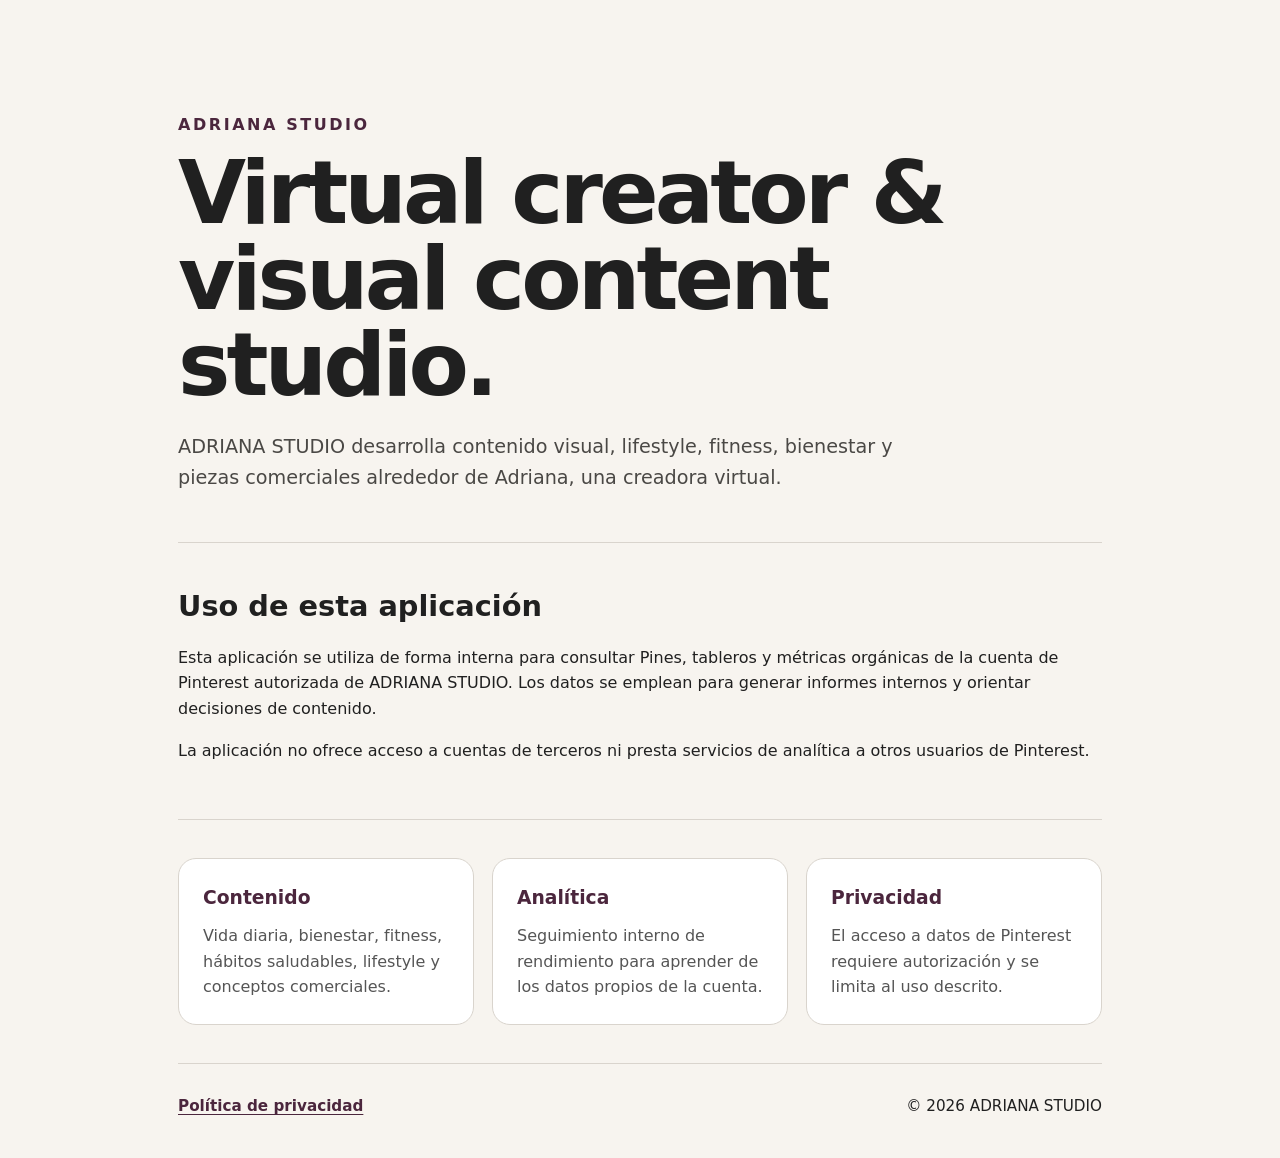
<file: index.html>
<!doctype html>
<html lang="es">
<head>
  <meta charset="utf-8">
  <meta name="viewport" content="width=device-width, initial-scale=1">
  <title>ADRIANA STUDIO</title>
  <meta name="description" content="ADRIANA STUDIO — estudio de contenido visual y creadora virtual.">
  <link rel="stylesheet" href="styles.css">
</head>
<body>
  <main class="shell">
    <header class="hero">
      <p class="eyebrow">ADRIANA STUDIO</p>
      <h1>Virtual creator & visual content studio.</h1>
      <p class="lead">
        ADRIANA STUDIO desarrolla contenido visual, lifestyle, fitness, bienestar y piezas comerciales
        alrededor de Adriana, una creadora virtual.
      </p>
    </header>

    <section class="panel">
      <h2>Uso de esta aplicación</h2>
      <p>
        Esta aplicación se utiliza de forma interna para consultar Pines, tableros y métricas orgánicas
        de la cuenta de Pinterest autorizada de ADRIANA STUDIO. Los datos se emplean para generar
        informes internos y orientar decisiones de contenido.
      </p>
      <p>
        La aplicación no ofrece acceso a cuentas de terceros ni presta servicios de analítica a otros
        usuarios de Pinterest.
      </p>
    </section>

    <section class="grid">
      <article class="card">
        <h3>Contenido</h3>
        <p>Vida diaria, bienestar, fitness, hábitos saludables, lifestyle y conceptos comerciales.</p>
      </article>
      <article class="card">
        <h3>Analítica</h3>
        <p>Seguimiento interno de rendimiento para aprender de los datos propios de la cuenta.</p>
      </article>
      <article class="card">
        <h3>Privacidad</h3>
        <p>El acceso a datos de Pinterest requiere autorización y se limita al uso descrito.</p>
      </article>
    </section>

    <footer>
      <a href="privacy.html">Política de privacidad</a>
      <span>© 2026 ADRIANA STUDIO</span>
    </footer>
  </main>
</body>
</html>
</file>
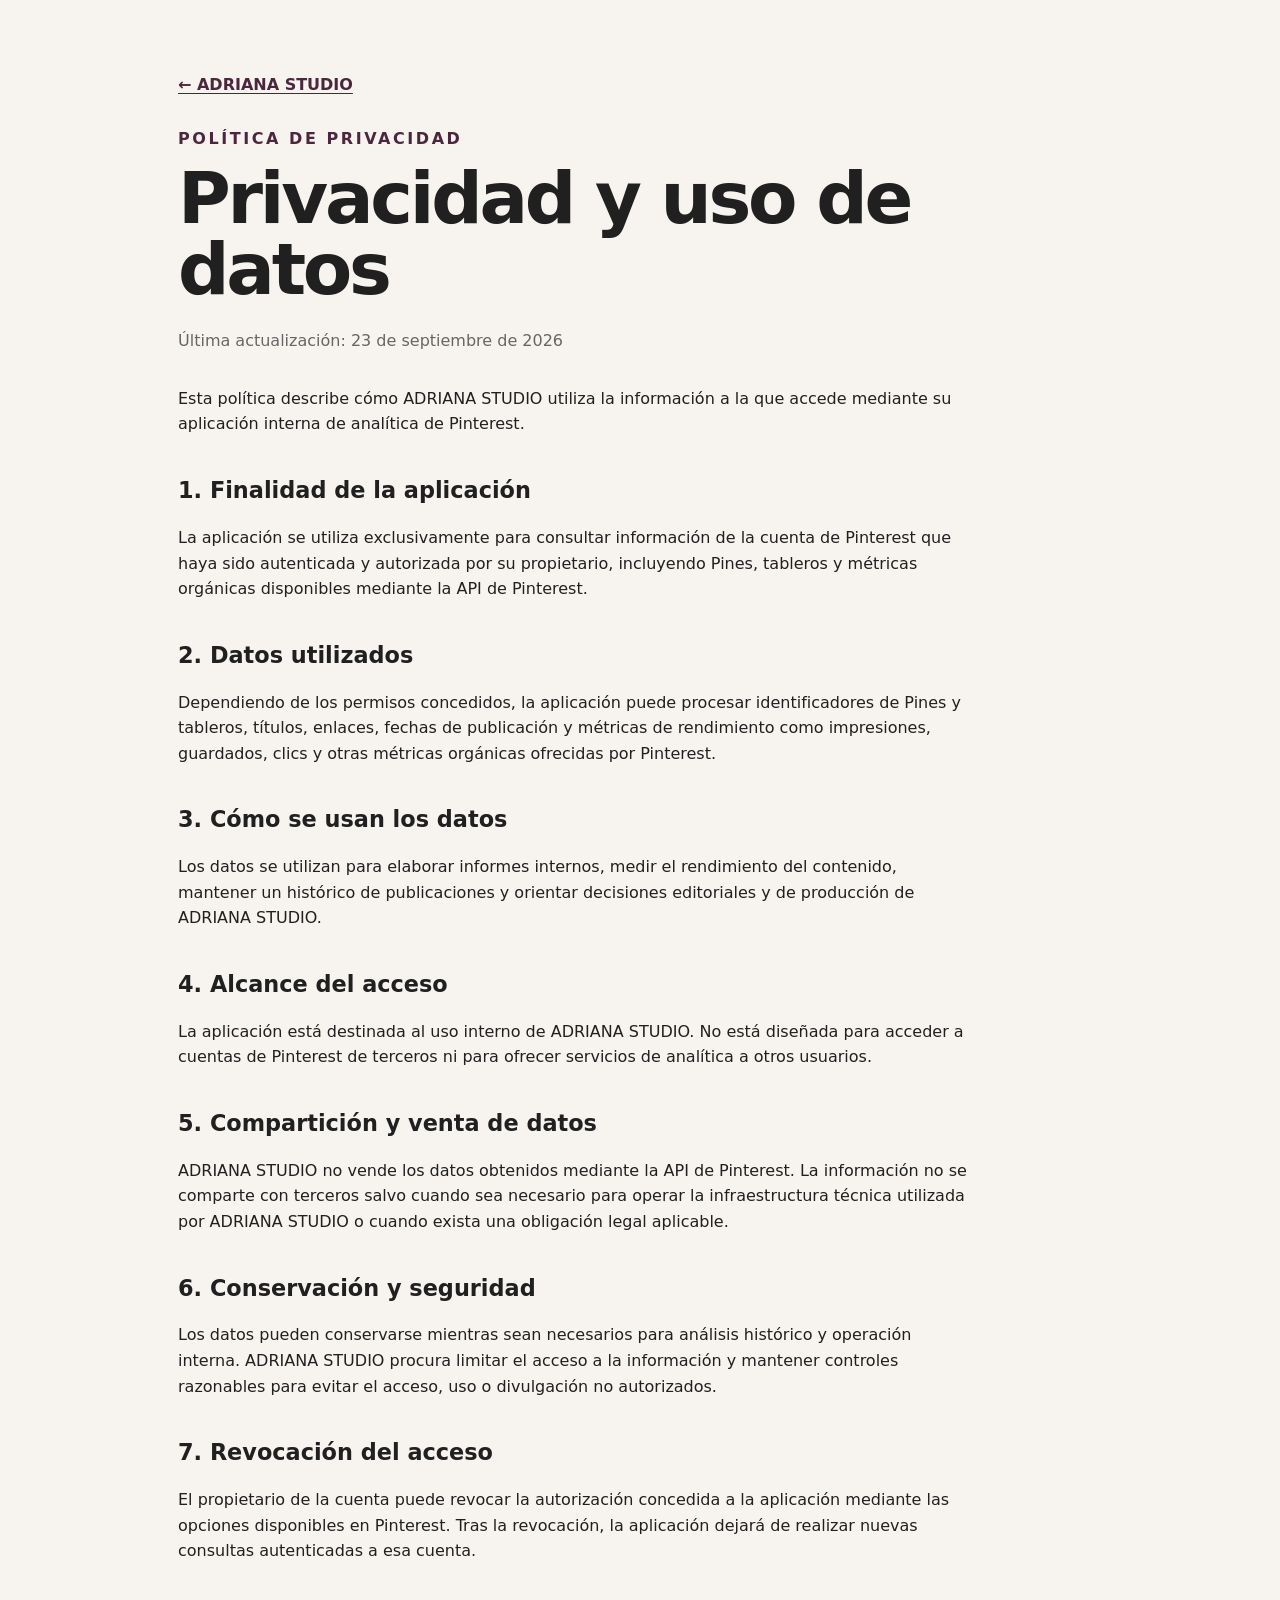
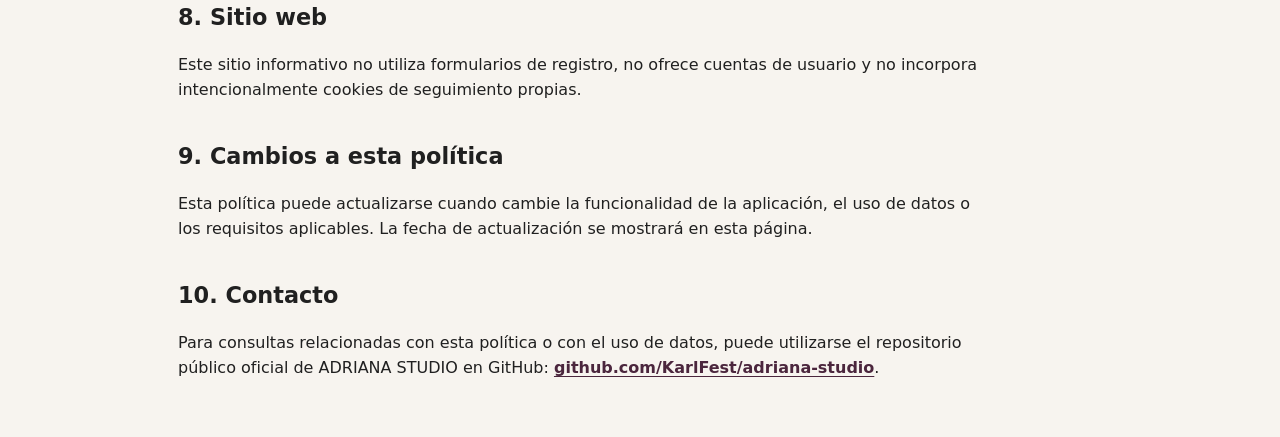
<file: privacy.html>
<!doctype html>
<html lang="es">
<head>
  <meta charset="utf-8">
  <meta name="viewport" content="width=device-width, initial-scale=1">
  <title>Política de privacidad — ADRIANA STUDIO</title>
  <meta name="description" content="Política de privacidad de ADRIANA STUDIO.">
  <link rel="stylesheet" href="styles.css">
</head>
<body>
  <main class="shell">
    <article class="policy">
      <a class="back" href="index.html">← ADRIANA STUDIO</a>
      <p class="eyebrow">POLÍTICA DE PRIVACIDAD</p>
      <h1>Privacidad y uso de datos</h1>
      <p class="meta">Última actualización: 23 de septiembre de 2026</p>

      <p>
        Esta política describe cómo ADRIANA STUDIO utiliza la información a la que accede mediante
        su aplicación interna de analítica de Pinterest.
      </p>

      <h2>1. Finalidad de la aplicación</h2>
      <p>
        La aplicación se utiliza exclusivamente para consultar información de la cuenta de Pinterest
        que haya sido autenticada y autorizada por su propietario, incluyendo Pines, tableros y
        métricas orgánicas disponibles mediante la API de Pinterest.
      </p>

      <h2>2. Datos utilizados</h2>
      <p>
        Dependiendo de los permisos concedidos, la aplicación puede procesar identificadores de Pines
        y tableros, títulos, enlaces, fechas de publicación y métricas de rendimiento como impresiones,
        guardados, clics y otras métricas orgánicas ofrecidas por Pinterest.
      </p>

      <h2>3. Cómo se usan los datos</h2>
      <p>
        Los datos se utilizan para elaborar informes internos, medir el rendimiento del contenido,
        mantener un histórico de publicaciones y orientar decisiones editoriales y de producción de
        ADRIANA STUDIO.
      </p>

      <h2>4. Alcance del acceso</h2>
      <p>
        La aplicación está destinada al uso interno de ADRIANA STUDIO. No está diseñada para acceder
        a cuentas de Pinterest de terceros ni para ofrecer servicios de analítica a otros usuarios.
      </p>

      <h2>5. Compartición y venta de datos</h2>
      <p>
        ADRIANA STUDIO no vende los datos obtenidos mediante la API de Pinterest. La información no
        se comparte con terceros salvo cuando sea necesario para operar la infraestructura técnica
        utilizada por ADRIANA STUDIO o cuando exista una obligación legal aplicable.
      </p>

      <h2>6. Conservación y seguridad</h2>
      <p>
        Los datos pueden conservarse mientras sean necesarios para análisis histórico y operación
        interna. ADRIANA STUDIO procura limitar el acceso a la información y mantener controles
        razonables para evitar el acceso, uso o divulgación no autorizados.
      </p>

      <h2>7. Revocación del acceso</h2>
      <p>
        El propietario de la cuenta puede revocar la autorización concedida a la aplicación mediante
        las opciones disponibles en Pinterest. Tras la revocación, la aplicación dejará de realizar
        nuevas consultas autenticadas a esa cuenta.
      </p>

      <h2>8. Sitio web</h2>
      <p>
        Este sitio informativo no utiliza formularios de registro, no ofrece cuentas de usuario y no
        incorpora intencionalmente cookies de seguimiento propias.
      </p>

      <h2>9. Cambios a esta política</h2>
      <p>
        Esta política puede actualizarse cuando cambie la funcionalidad de la aplicación, el uso de
        datos o los requisitos aplicables. La fecha de actualización se mostrará en esta página.
      </p>

      <h2>10. Contacto</h2>
      <p>
        Para consultas relacionadas con esta política o con el uso de datos, puede utilizarse el
        repositorio público oficial de ADRIANA STUDIO en GitHub:
        <a href="https://github.com/KarlFest/adriana-studio">github.com/KarlFest/adriana-studio</a>.
      </p>
    </article>
  </main>
</body>
</html>
</file>
<file: styles.css>
:root{
  --bg:#f7f4ef;
  --ink:#202020;
  --plum:#4b263d;
  --olive:#66705a;
  --accent:#ff5c34;
  --line:#d9d4cd;
}
*{box-sizing:border-box}
body{
  margin:0;
  background:var(--bg);
  color:var(--ink);
  font-family:Inter,system-ui,-apple-system,BlinkMacSystemFont,"Segoe UI",sans-serif;
  line-height:1.6;
}
.shell{max-width:980px;margin:0 auto;padding:72px 28px 40px}
.hero{padding:40px 0 48px;border-bottom:1px solid var(--line)}
.eyebrow{font-weight:800;letter-spacing:.16em;color:var(--plum);margin:0 0 12px}
h1{font-size:clamp(2.5rem,7vw,5.5rem);line-height:.98;letter-spacing:-.045em;margin:0 0 24px;max-width:900px}
.lead{font-size:1.2rem;max-width:760px;margin:0;color:#4a4845}
.panel{padding:40px 0;border-bottom:1px solid var(--line)}
h2{font-size:1.8rem;margin:0 0 14px}
.grid{display:grid;grid-template-columns:repeat(3,1fr);gap:18px;padding:38px 0}
.card{border:1px solid var(--line);border-radius:18px;padding:24px;background:#fff}
.card h3{margin:0 0 10px;color:var(--plum)}
.card p{margin:0;color:#555}
footer{display:flex;justify-content:space-between;gap:20px;padding-top:30px;border-top:1px solid var(--line);font-size:.95rem}
a{color:var(--plum);font-weight:700;text-underline-offset:3px}
article.policy{max-width:800px}
article.policy h1{font-size:clamp(2.2rem,6vw,4.5rem)}
article.policy h2{margin-top:36px;font-size:1.4rem}
.meta{color:#666;margin-bottom:32px}
.back{display:inline-block;margin-bottom:28px}
@media(max-width:760px){
  .shell{padding:40px 20px 30px}
  .grid{grid-template-columns:1fr}
  footer{flex-direction:column}
}
</file>
